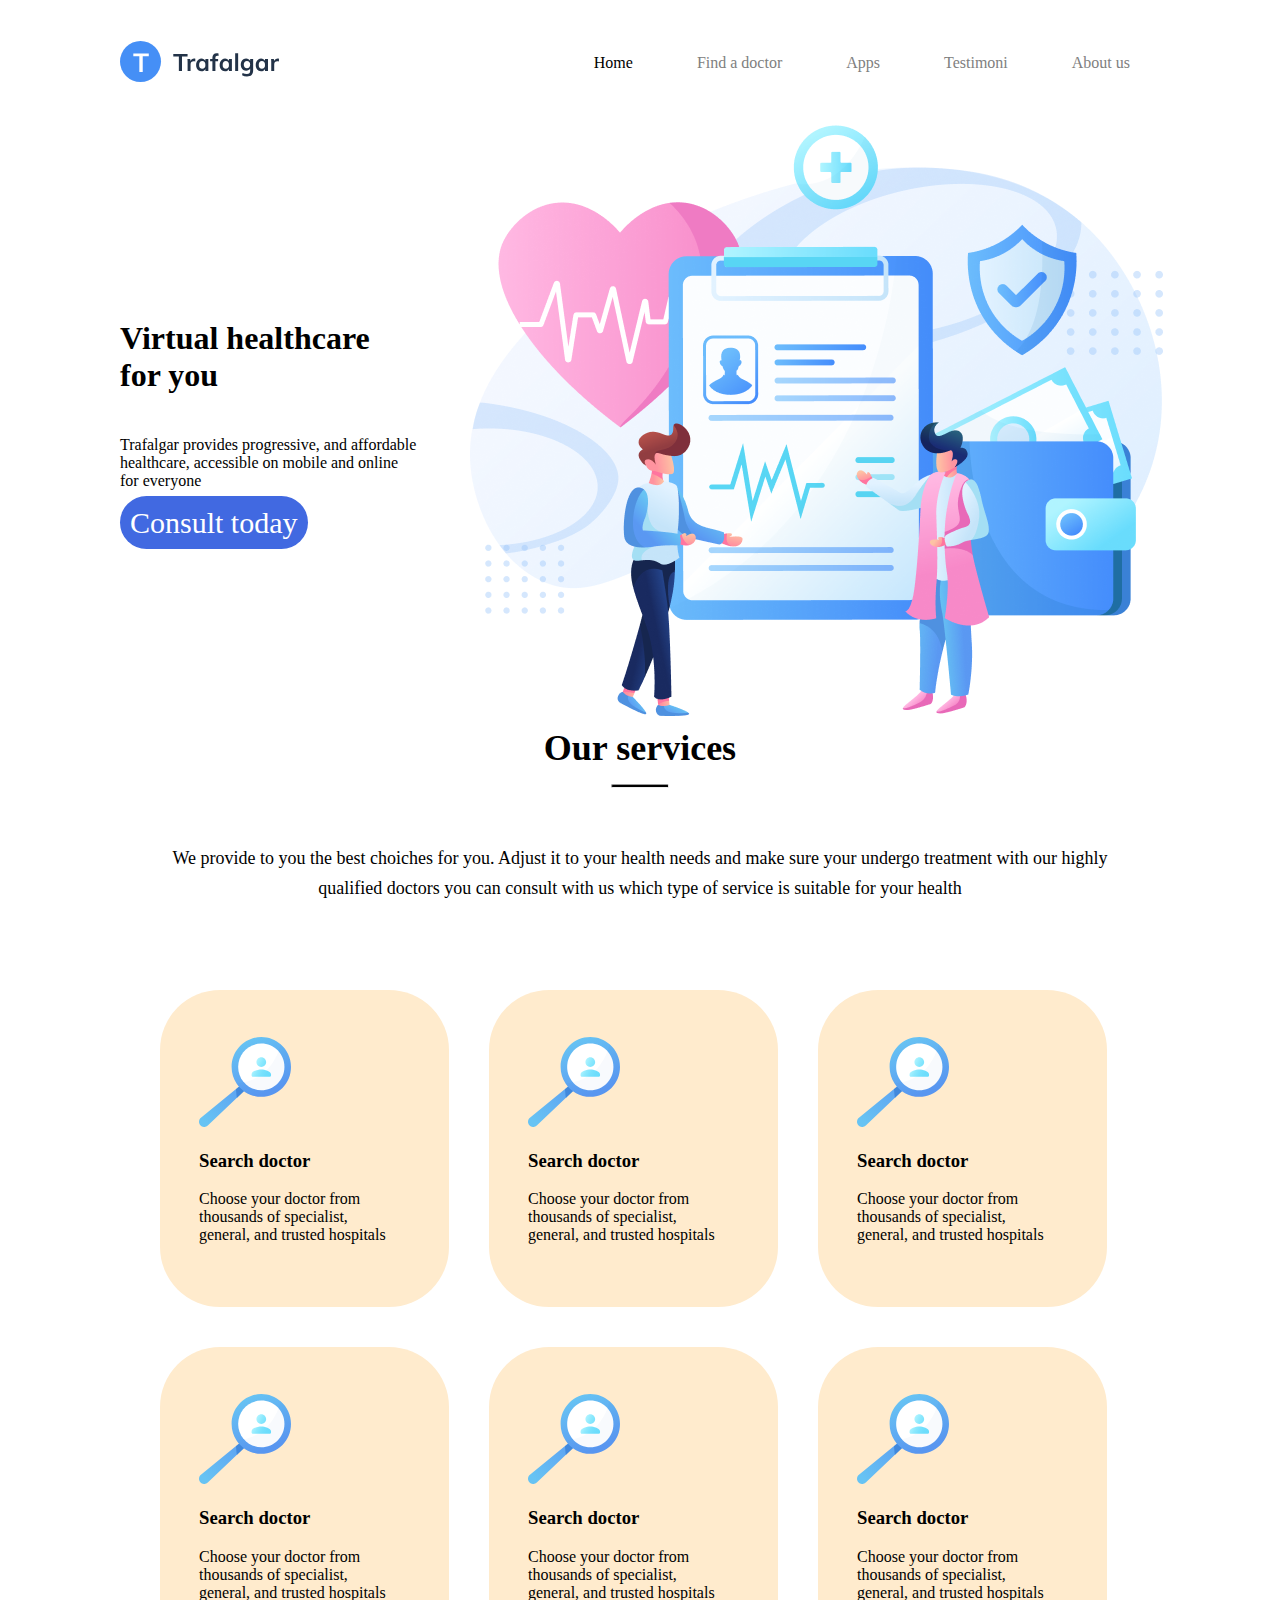
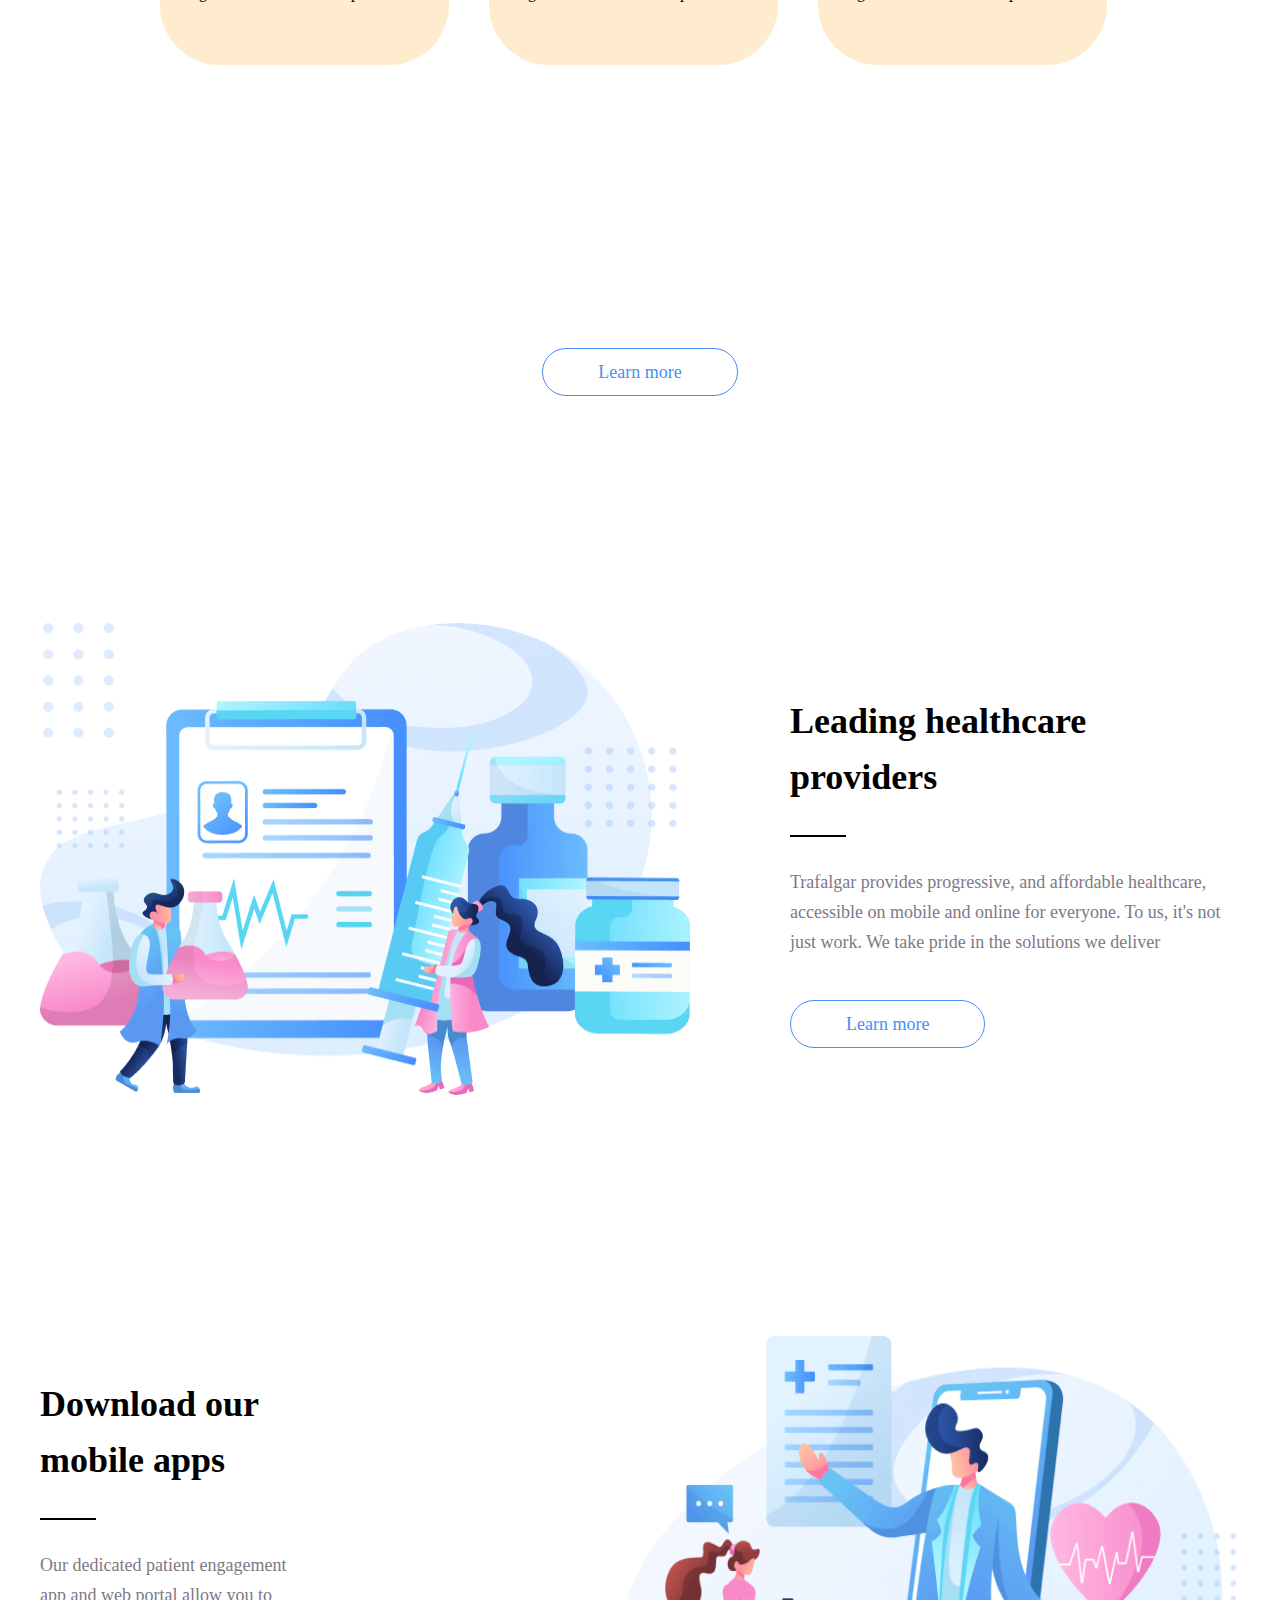
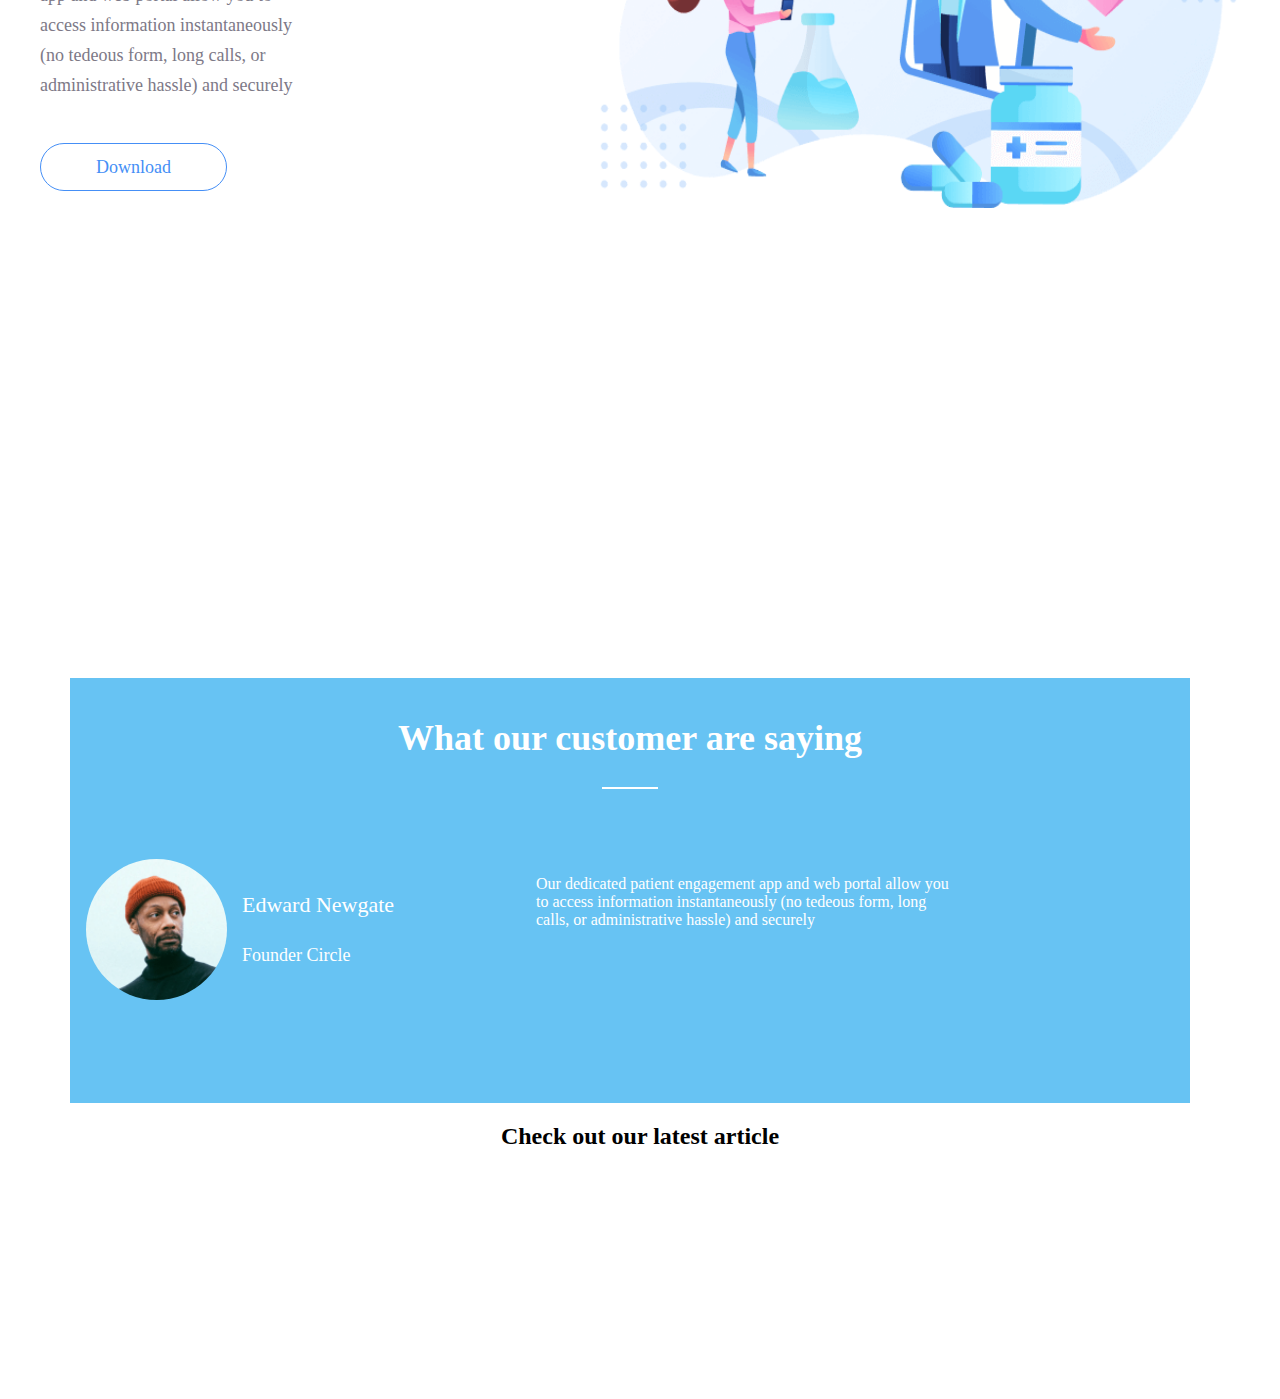
<file: index.html>
<!DOCTYPE html>
<html lang="en">
<head>
    <meta charset="UTF-8">
    <meta http-equiv="X-UA-Compatible" content="IE=edge">
    <meta name="viewport" content="width=device-width, initial-scale=1.0">
    
    <link rel="preconnect" href="https://fonts.googleapis.com">
    <link rel="preconnect" href="https://fonts.gstatic.com" crossorigin>
    <link href="https://fonts.googleapis.com/css2?family=Mulish:wght@300;400;700&display=swap" rel="stylesheet">
    
    
    <title>6-dars</title>
    <link rel="stylesheet" href="./css/main.css">
</head>
<body>
    <div class="hed">
        <div class="logo"><a href=""><img src="./logo.svg" alt=""></a></div>
        <ul class="uuu">
            
            <li class="link"><a class="ssss" href="">Home</a></li>
            <li class="link"><a class="sss" href="">Find a doctor</a></li>
            <li class="link"><a class="sss" href="">Apps</a></li>
            <li class="link"><a class="sss" href="">Testimoni</a></li>
            <li class="link"><a class="sss" href="">About us</a></li>
        </ul>
    </div>
    <div class="hero">
        <div class="asosiy">
            <h1>Virtual healthcare 
                for you</h1>
                <p class="zzz">Trafalgar provides progressive, and affordable 
                    healthcare, accessible on mobile and online 
                    for everyone</p>
                    <a href="" class="manzil">Consult today</a>
                </div>
                <div class="aaa"> <img src="./rasm.png" alt="rasm"></div>
            </div>
            
            
            <section class="services">
                <div class="container seviner-container">
                    <h2 class="services-headinng">Our services</h2>
                    <hr class="services-divider">
                    <p class="services-text">We provide to you the best choiches for you. Adjust it to your health needs and make sure your undergo treatment with our highly qualified doctors you can consult with us which type of service is suitable for your health</p>
                    <ul class="services-list">
                        <li class="services-item">
                            <img src="./lupa.svg" alt="">
                            
                            <h3 class="services-heading">
                                Search doctor
                            </h3>
                            <p class="services-item-text">Choose your doctor from thousands of specialist, general, and trusted hospitals</p>
                        </li>
                        
                        <li class="services-item">
                            <img src="./lupa.svg" alt="">
                            
                            <h3 class="services-heading">
                                Search doctor
                            </h3>
                            <p class="services-item-text">Choose your doctor from thousands of specialist, general, and trusted hospitals</p>
                        </li>
                        
                        <li class="services-item">
                            <img src="./lupa.svg" alt="">
                            
                            <h3 class="services-heading">
                                Search doctor
                            </h3>
                            <p class="services-item-text">Choose your doctor from thousands of specialist, general, and trusted hospitals</p>
                        </li>
                        
                        <li class="services-item">
                            <img src="./lupa.svg" alt="">
                            
                            <h3 class="services-heading">
                                Search doctor
                            </h3>
                            <p class="services-item-text">Choose your doctor from thousands of specialist, general, and trusted hospitals</p>
                        </li>
                        
                        <li class="services-item">
                            <img src="./lupa.svg" alt="">
                            
                            <h3 class="services-heading">
                                Search doctor
                            </h3>
                            <p class="services-item-text">Choose your doctor from thousands of specialist, general, and trusted hospitals</p>
                        </li>
                        
                        <li class="services-item">
                            <img src="./lupa.svg" alt="">
                            
                            <h3 class="services-heading">
                                Search doctor
                            </h3>
                            <p class="services-item-text">Choose your doctor from thousands of specialist, general, and trusted hospitals</p>
                            
                        </div>
                        
                        <div class="link-more-lor">
                            <a href="" class="link-more">Learn more</a>
                        </div>
                        <main>
                            <section class="healthcre">
                                <div class="container healthcre-container">
                                    <img class="healthcre-img" src="./ukul.png" alt="rasm bor" width="650" height="472">
                                    
                                    <div class="healthcre-box">
                                        
                                        
                                        <h2 class="healthcre-heading">Leading healthcare providers</h2>
                                        
                                        <span class="line"></span>
                                        
                                        <p class="healthcre-text">Trafalgar provides progressive, and affordable healthcare, accessible on mobile and online for everyone. To us, it's not just work. We take pride in the solutions we deliver</p>
                                        
                                        <a href="" class="healthcre-link">Learn more</a>
                                    </div>
                                </div>
                                
                                
                                
                                
                                <section class="healthcre2">
                                    <div class="container healthcre-container-reverse">
                                        
                                        <div class="healthcre-box2">
                                            
                                            
                                            <h2 class="healthcre-heading2">Download our 
                                                mobile apps</h2>
                                                
                                                <span class="line2"></span>
                                                
                                                <p class="healthcre-text2">Our dedicated patient engagement app and 
                                                    web portal allow you to access information instantaneously (no tedeous form, long calls, 
                                                    or administrative hassle) and securely </p>
                                                    
                                                    <a href="" class="healthcre-link2">Download </a>
                                                </div>
                                                <img class="healthcre-img" src="./labaratorya.png" alt="rasm bor" width="650" height="472">
                                            </div>
                                        </section>
                                    </section>
                                </main>
                                <div class="saying-continer">
                                    <h3 class="saying-mavzu">
                                        What our customer are saying 
                                    </h3>
                                    <span class="saying-chiziq"></span>
                                    <div class="saying-hero">

                                        <div class="saying-img">
                                            <img src="./brat.png" alt="" class="saying-img-item">
                                        </div>

                                       <div class="saying-wrap">
                                        <p class="saying-sarlavha">Edward Newgate</p>
                                        <p class="saying-sarlavha-text">Founder Circle
                                       </div>

                                       <div class="sayding-our">
                                           <p class="psayding-our-text">Our dedicated patient engagement app and 
                                            web portal allow you to access information instantaneously (no tedeous form, long calls, 
                                            or administrative hassle) and securely</p>
                                       </div>
                                    </div>
                                </div>
                                <section class="article">
                                    <div class="container article-container">
                                        <h2 class="article-heading">Check out our latest article</h2>
                                        <span class="line-article"></span>
                                        <ol class="article-list">
                                            
                                        </ol>
                                    </div>
                                </section>
                            </body>
                            </html>
</file>
<file: css/main.css>
/* mulish-regular - latin */
@font-face {
    font-family: 'Mulish';
    font-style: normal;
    font-weight: 400;
    src: local(''),
         url('../fonts/mulish-v7-latin-regular.woff2') format('woff2'), /* Chrome 26+, Opera 23+, Firefox 39+ */
         url('../fonts/mulish-v7-latin-regular.woff') format('woff'); /* Chrome 6+, Firefox 3.6+, IE 9+, Safari 5.1+ */
  }
  /* mulish-300 - latin */
  @font-face {
    font-family: 'Mulish';
    font-style: normal;
    font-weight: 300;
    src: local(''),
         url('../fonts/mulish-v7-latin-300.woff2') format('woff2'), /* Chrome 26+, Opera 23+, Firefox 39+ */
         url('../fonts/mulish-v7-latin-300.woff') format('woff'); /* Chrome 6+, Firefox 3.6+, IE 9+, Safari 5.1+ */
  }
  /* mulish-700 - latin */
  @font-face {
    font-family: 'Mulish';
    font-style: normal;
    font-weight: 700;
    src: local(''),
         url('../fonts/mulish-v7-latin-700.woff2') format('woff2'), /* Chrome 26+, Opera 23+, Firefox 39+ */
         url('../fonts/mulish-v7-latin-700.woff') format('woff'); /* Chrome 6+, Firefox 3.6+, IE 9+, Safari 5.1+ */
  }

*{
  
}

body{
    
    max-width: 1240px;
    margin-left: auto;
    margin-right: auto;
    padding-left: 20px;
    padding-right: 20px;
}

.uuu{
list-style-type: none;
margin-left: 200px;
}
.sss{
text-decoration: none;
color: gray;
}
.ssss{
text-decoration: none;
color: black;
}

.ssss:hover{
color:red;
}

.hed{

display: flex;
justify-content: space-between;
align-items: center;
width: 1040px;
margin-left: auto;
margin-right: auto;

}
.link{
display: inline-block;
margin: 30px;
}
h1{
width: 257px;
height: 112px;
margin-bottom: 2px;
}
.zzz{
width: 300px;
margin-top: 4px;
margin-right: 50px;
}
.hero{
display: flex;
align-items: center;
margin-left: auto;
margin-right: auto;
width: 1040px;
}
.manzil{
text-decoration: none;
border-radius: 30px;
background-color: royalblue;
font-size: 30px;
color: white;
padding: 10px;
}

.manzil:hover{
background-color: crimson;
}




.services{
text-align: center;
display: flex;
flex-direction: column;
justify-content: center;

}

.services-headinng{
Font-size: 36px;
Line-height: 56px;
margin: 0;
margin-left: auto;
margin-right: auto;
}
.services-divider{
display: inline-block;
width: 56px;
height: 2px;
background-color: black ;
border-radius: 5px;
margin-bottom: 33px;
}
.services-text{
font-size: 18px;
line-height: 30px;
width: 952px;
margin-bottom: 67px;
text-align: center;
margin-left: auto;
margin-right: auto;
}
.services-list{
width: 1040px;
list-style-type: none;
display: flex;
flex-wrap: wrap;
margin-left: auto;
margin-right: auto;



}
.services-item{
    width: 200px;
    padding: 47px 50px 47px 39px;
    background-color:blanchedalmond;
    margin: 20px;
    border-radius: 60px;
    text-align: start;

}

.seviner-container{
    margin-bottom: 85px;
}


/* 3-qisim */

.link-more{
    text-decoration: none;
    font-size: 18px;
    line-height: 60px;
    color:#458ff6;
    border:1.4px solid #458ff6;
    box-sizing: border-box;
    border-radius: 55px;
    padding:  13px 55px;
}

.link-more-lor{
    margin-bottom: 221px;
}


/* 4-qism */

.healthcre-container{
    display: flex;
    align-items: center;
    justify-content: space-between;
    display: flex;
    text-align: start;

}

.container{
    max-width: 1240px;
    margin-left: auto;
    margin-right: auto;
    padding-left: 20px;
    padding-right: 20px;
    margin-bottom: 241px;
}

.healthcre-box{
    width: 450px;
}

.healthcre-heading{
    font-style: 36px;
    box-sizing: border-box;
    line-height: 56px;
    font-size:36px;
}

.line{
    width: 56px;
    height: 2px;
    background-color:black;
    display: inline-block;
    margin: 0;
    margin-bottom: 26px;
    background-repeat: 10px;
}

.healthcre-text{
    font-size: 18px;
    line-height: 30px;
    color:#7D7987;
    margin: 0;
    margin-bottom: 37px;
}

.healthcre-link{
    text-decoration: none;
    font-size: 18px;
    line-height: 60px;
    color:#458ff6;
    border:1.4px solid #458ff6;
    box-sizing: border-box;
    border-radius: 55px;
    padding:  13px 55px;
}

.healthcre{
    padding-bottom: 229px;
    background-image:url("./../nuqta.svg");
    background-repeat: no-repeat;
    background-size: 132px 115px;
    background-position: calc(50% 50px);
}

/* 5-qisim */

.container2{
    max-width: 1240px;
    margin-left: auto;
    margin-right: auto;
    padding-left: 20px;
    padding-right: 20px;
  
}
.healthcre-box2{
    width: 254px;
}

.healthcre-heading2{
    font-style: 36px;
    box-sizing: border-box;
    line-height: 56px;
    font-size:36px;
}

.line2{
    width: 56px;
    height: 2px;
    background-color:black;
    display: inline-block;
    margin: 0;
    margin-bottom: 26px;
    background-repeat: 10px;
}

.healthcre-text2{
    font-size: 18px;
    line-height: 30px;
    color:#7D7987;
    margin: 0;
    margin-bottom: 37px;
}

.healthcre-link2{
    text-decoration: none;
    font-size: 18px;
    line-height: 60px;
    color:#458ff6;
    border:1.4px solid #458ff6;
    box-sizing: border-box;
    border-radius: 55px;
    padding:  13px 55px;
}

.healthcre-container-reverse{
    display: flex;
    align-items: center;
    justify-content: space-between;
    display: flex;
    text-align: start;
    
}


/* 6-qism */

.saying-continer{
 
    background-color: #67C3F3;
    width: 1120PX;
    height: 425PX;
    margin-left: 50px;
    margin-right: 50px;
}

.saying-mavzu{
Font: 700px;ww 
font-style:normal;
font-size: 36px;
Line-height: 48px; 
color: white;
margin-bottom: 25px;
}

.saying-chiziq{
display:inline-block;
background-color: white;
Width:56px;
Height:2px;
margin-bottom: 66px;
}

.saying-img-item{
    Width:141px;
Height:141px;
margin-left: 16px;
margin-right:15px;
border-radius: 50%;;
}

.saying-wrap{
    
}

.saying-sarlavha{
    Font:700px; 
font-style:normal; 
font-size: 22px; 
Line-height:48px; 
Width:184px;
Height:48px;
color: white;
}

.saying-sarlavha-text{
    Font: 400px; 
font-style:normal;
font-size: 18px;
Line-height:48px; 
color: white;
line-height:8px;

}

.sayding-our{
    width: 420px;
    height: 120px;
    margin-left: 110px;
}

.sayding-our-text{
    
Font:400px;
font-style: normal;
font-style: 19px;
line-height: 30px;
color: white;
}



.saying-hero{
    display: flex;
    text-align: start;
}

.psayding-our-text{
    color: white;
}

/* 7-qisim */
</file>
